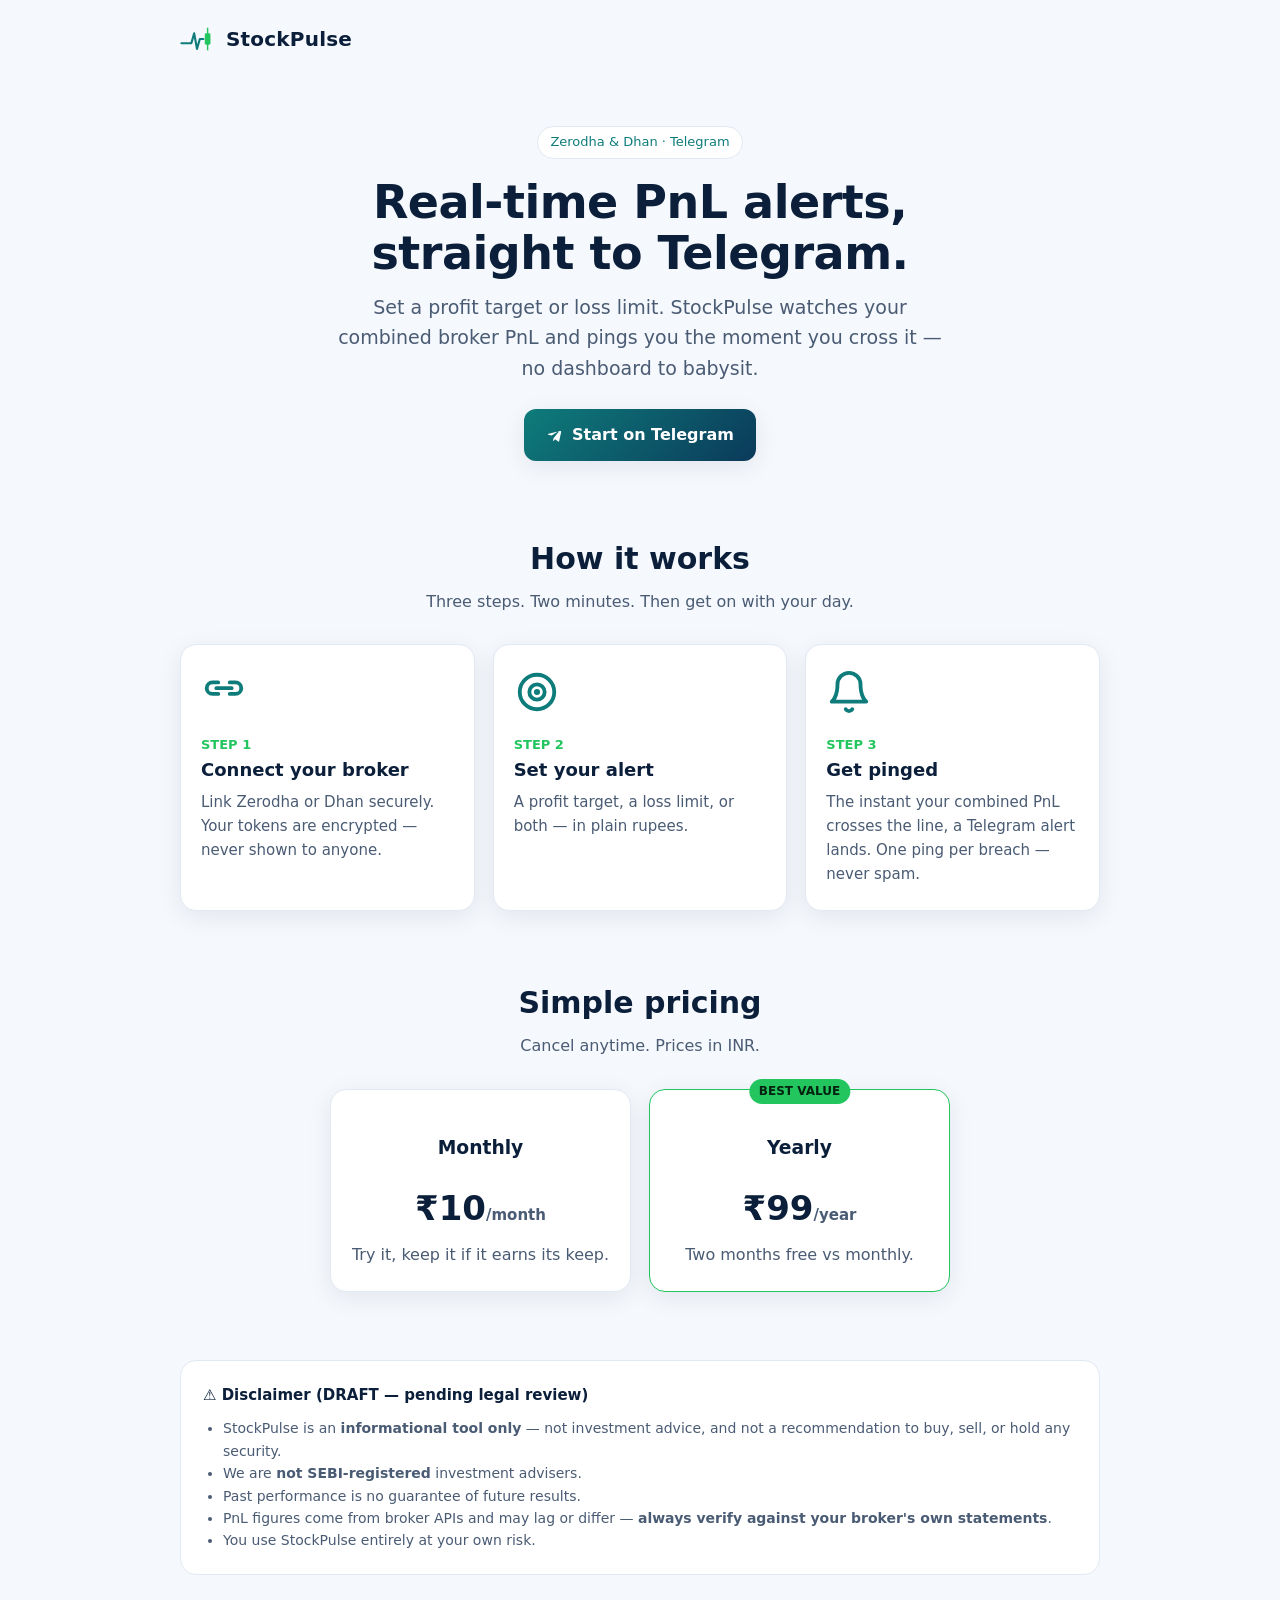
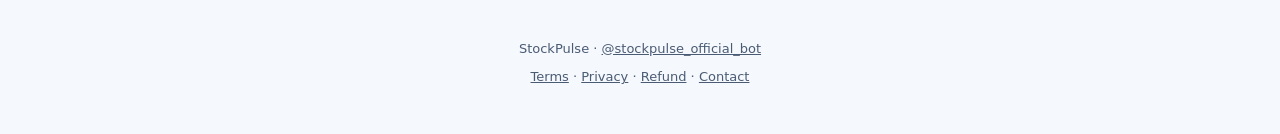
<file: brand/onboarding-page/index.html>
<!doctype html>
<html lang="en">
<head>
<meta charset="utf-8">
<meta name="viewport" content="width=device-width, initial-scale=1">
<title>StockPulse — Real-time PnL alerts on Telegram</title>
<style>
  :root{
    --bg:#f5f8fc; --surface:#ffffff; --ink:#0b1f3a; --muted:#4a5b74;
    --line:#e2e9f2; --brand:#0e7c7b; --brand2:#0b3a5a; --accent:#22c55e;
    --shadow:0 6px 24px rgba(11,31,58,.08);
  }
  @media (prefers-color-scheme: dark){
    :root{
      --bg:#0a1526; --surface:#0f1e33; --ink:#eaf1fb; --muted:#9db0cc;
      --line:#1d3350; --brand:#2dd4bf; --brand2:#38bdf8; --accent:#4ade80;
      --shadow:0 8px 30px rgba(0,0,0,.35);
    }
  }
  *{box-sizing:border-box}
  html,body{margin:0}
  body{
    font:16px/1.6 system-ui,-apple-system,"Segoe UI",Roboto,Helvetica,Arial,sans-serif;
    background:var(--bg); color:var(--ink);
    -webkit-font-smoothing:antialiased;
  }
  .wrap{max-width:960px;margin:0 auto;padding:0 20px}
  a{color:inherit}
  .btn{
    display:inline-flex;align-items:center;gap:8px;
    background:linear-gradient(135deg,var(--brand),var(--brand2));
    color:#fff;text-decoration:none;font-weight:600;
    padding:13px 22px;border-radius:12px;box-shadow:var(--shadow);
    transition:transform .12s ease, filter .12s ease;
  }
  .btn:hover{transform:translateY(-1px);filter:brightness(1.06)}

  /* header / hero */
  header{padding:22px 0}
  .brandrow{display:flex;align-items:center;gap:12px}
  .brandrow .name{font-weight:800;font-size:20px;letter-spacing:.2px}
  .hero{text-align:center;padding:48px 0 40px}
  .hero h1{font-size:clamp(28px,5vw,46px);line-height:1.12;margin:18px 0 12px;letter-spacing:-.5px}
  .hero p{color:var(--muted);font-size:clamp(16px,2.4vw,19px);max-width:620px;margin:0 auto 26px}
  .pill{display:inline-block;font-size:13px;color:var(--brand);
    border:1px solid var(--line);border-radius:999px;padding:5px 12px;background:var(--surface)}

  /* sections */
  section{padding:34px 0}
  h2{font-size:clamp(22px,3.4vw,30px);margin:0 0 6px;text-align:center}
  .sub{color:var(--muted);text-align:center;margin:0 auto 30px;max-width:560px}

  .steps{display:grid;grid-template-columns:repeat(3,1fr);gap:18px}
  .card{background:var(--surface);border:1px solid var(--line);border-radius:16px;
    padding:24px 20px;box-shadow:var(--shadow)}
  .step .ic{width:46px;height:46px;margin-bottom:12px;color:var(--brand)}
  .step h3{margin:0 0 6px;font-size:18px}
  .step p{margin:0;color:var(--muted);font-size:15px}
  .stepnum{font-size:13px;font-weight:700;color:var(--accent)}

  .plans{display:grid;grid-template-columns:repeat(2,1fr);gap:18px;max-width:620px;margin:0 auto}
  .plan{position:relative;text-align:center}
  .plan .price{font-size:34px;font-weight:800;margin:6px 0}
  .plan .price small{font-size:15px;font-weight:600;color:var(--muted)}
  .plan .tag{position:absolute;top:-11px;left:50%;transform:translateX(-50%);
    background:var(--accent);color:#04220f;font-size:12px;font-weight:700;
    padding:3px 10px;border-radius:999px}
  .plan.best{border-color:var(--accent)}

  .disc{background:var(--surface);border:1px solid var(--line);border-radius:16px;
    padding:22px;color:var(--muted);font-size:14px}
  .disc h3{color:var(--ink);font-size:15px;margin:0 0 10px}
  .disc ul{margin:0;padding-left:20px}

  footer{text-align:center;color:var(--muted);font-size:13px;padding:30px 0 46px}

  @media (max-width:640px){
    .steps{grid-template-columns:1fr}
    .plans{grid-template-columns:1fr}
  }
</style>
</head>
<body>
<div class="wrap">

  <header class="brandrow" aria-label="StockPulse">
    <!-- pulse -> candlestick mark -->
    <svg width="34" height="34" viewBox="0 0 48 48" fill="none" aria-hidden="true">
      <path d="M2 30 H12 L16 30 L20 16 L24 38 L28 24 H33" stroke="var(--brand)" stroke-width="3"
            stroke-linecap="round" stroke-linejoin="round"/>
      <line x1="39" y1="8" x2="39" y2="40" stroke="var(--accent)" stroke-width="2"/>
      <rect x="35" y="16" width="8" height="16" rx="2" fill="var(--accent)"/>
    </svg>
    <span class="name">StockPulse</span>
  </header>

  <section class="hero">
    <span class="pill">Zerodha &amp; Dhan · Telegram</span>
    <h1>Real-time PnL alerts,<br>straight to Telegram.</h1>
    <p>Set a profit target or loss limit. StockPulse watches your combined broker
       PnL and pings you the moment you cross it — no dashboard to babysit.</p>
    <a class="btn" href="https://t.me/stockpulse_official_bot">
      <svg width="18" height="18" viewBox="0 0 24 24" fill="currentColor" aria-hidden="true">
        <path d="M9.8 16.6 9.6 20c.4 0 .6-.2.8-.4l1.9-1.8 3.9 2.9c.7.4 1.2.2 1.4-.7l2.6-12.1c.2-1-.4-1.4-1.1-1.2L3.4 10.3c-1 .4-1 .9-.2 1.2l4.2 1.3 9.7-6.1c.5-.3.9-.1.5.2z"/>
      </svg>
      Start on Telegram
    </a>
  </section>

  <section>
    <h2>How it works</h2>
    <p class="sub">Three steps. Two minutes. Then get on with your day.</p>
    <div class="steps">
      <div class="card step">
        <svg class="ic" viewBox="0 0 24 24" fill="none" stroke="currentColor" stroke-width="2" stroke-linecap="round" stroke-linejoin="round"><path d="M9 7H6a3 3 0 0 0 0 6h3M15 7h3a3 3 0 0 1 0 6h-3M8 10h8"/></svg>
        <div class="stepnum">STEP 1</div>
        <h3>Connect your broker</h3>
        <p>Link Zerodha or Dhan securely. Your tokens are encrypted — never shown to anyone.</p>
      </div>
      <div class="card step">
        <svg class="ic" viewBox="0 0 24 24" fill="none" stroke="currentColor" stroke-width="2" stroke-linecap="round" stroke-linejoin="round"><circle cx="12" cy="12" r="9"/><circle cx="12" cy="12" r="4"/><circle cx="12" cy="12" r="0.6" fill="currentColor"/></svg>
        <div class="stepnum">STEP 2</div>
        <h3>Set your alert</h3>
        <p>A profit target, a loss limit, or both — in plain rupees.</p>
      </div>
      <div class="card step">
        <svg class="ic" viewBox="0 0 24 24" fill="none" stroke="currentColor" stroke-width="2" stroke-linecap="round" stroke-linejoin="round"><path d="M18 8a6 6 0 0 0-12 0c0 7-3 9-3 9h18s-3-2-3-9"/><path d="M13.7 21a2 2 0 0 1-3.4 0"/></svg>
        <div class="stepnum">STEP 3</div>
        <h3>Get pinged</h3>
        <p>The instant your combined PnL crosses the line, a Telegram alert lands. One ping per breach — never spam.</p>
      </div>
    </div>
  </section>

  <section>
    <h2>Simple pricing</h2>
    <p class="sub">Cancel anytime. Prices in INR.</p>
    <div class="plans">
      <div class="card plan">
        <h3>Monthly</h3>
        <div class="price">₹10<small>/month</small></div>
        <p class="sub" style="margin:0">Try it, keep it if it earns its keep.</p>
      </div>
      <div class="card plan best">
        <span class="tag">BEST VALUE</span>
        <h3>Yearly</h3>
        <div class="price">₹99<small>/year</small></div>
        <p class="sub" style="margin:0">Two months free vs monthly.</p>
      </div>
    </div>
  </section>

  <section>
    <div class="disc">
      <h3>⚠️ Disclaimer (DRAFT — pending legal review)</h3>
      <ul>
        <li>StockPulse is an <strong>informational tool only</strong> — not investment advice, and not a recommendation to buy, sell, or hold any security.</li>
        <li>We are <strong>not SEBI-registered</strong> investment advisers.</li>
        <li>Past performance is no guarantee of future results.</li>
        <li>PnL figures come from broker APIs and may lag or differ — <strong>always verify against your broker's own statements</strong>.</li>
        <li>You use StockPulse entirely at your own risk.</li>
      </ul>
    </div>
  </section>

  <footer>
    <div>StockPulse · <a href="https://t.me/stockpulse_official_bot">@stockpulse_official_bot</a></div>
    <div style="margin-top:8px;font-size:13px">
      <a href="terms.html">Terms</a> ·
      <a href="privacy.html">Privacy</a> ·
      <a href="refund.html">Refund</a> ·
      <a href="contact.html">Contact</a>
    </div>
  </footer>

</div>
</body>
</html>
</file>
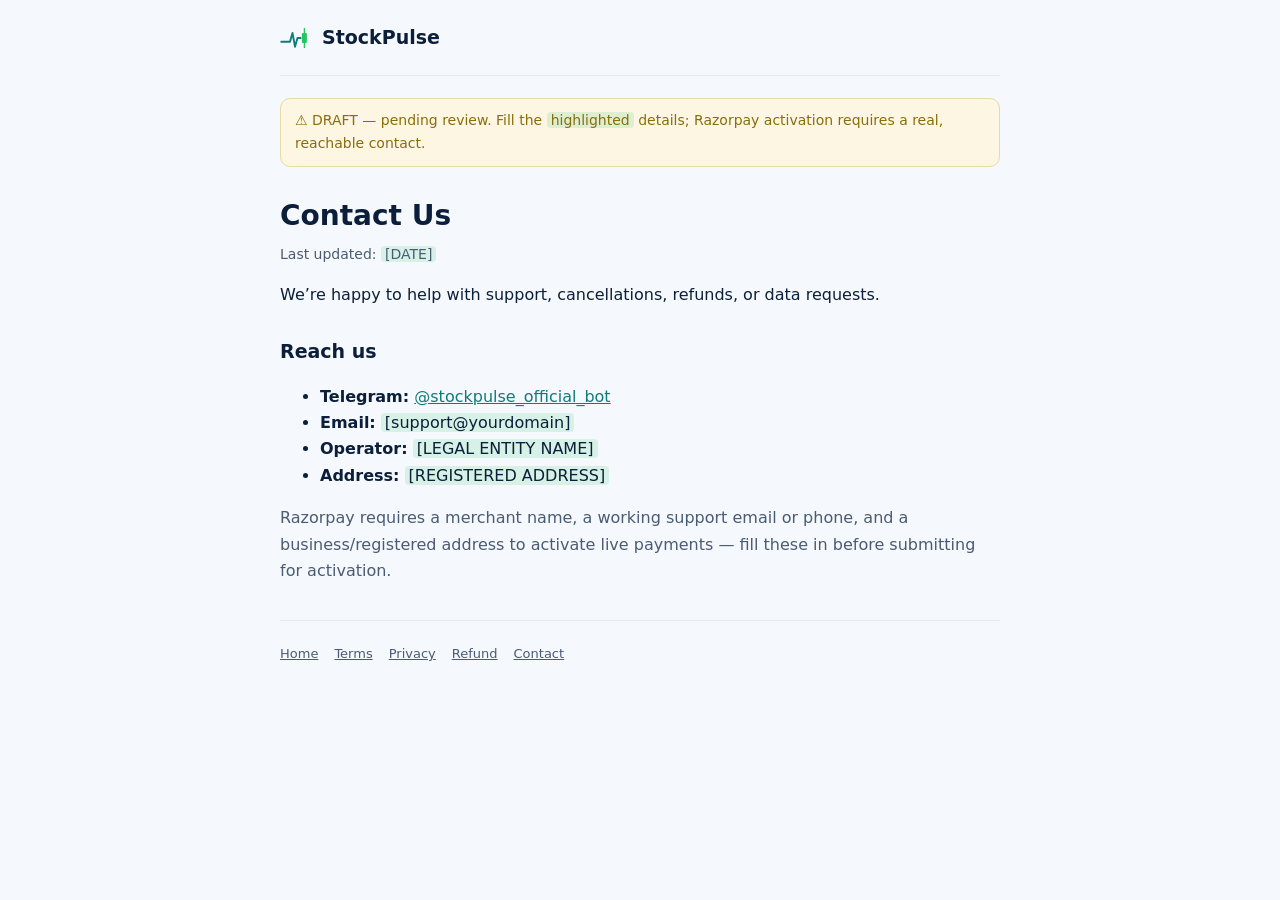
<file: brand/onboarding-page/contact.html>
<!doctype html>
<html lang="en">
<head>
<meta charset="utf-8">
<meta name="viewport" content="width=device-width, initial-scale=1">
<title>Contact — StockPulse</title>
<link rel="stylesheet" href="style.css">
</head>
<body>
<div class="wrap">
  <header>
    <svg width="30" height="30" viewBox="0 0 48 48" fill="none" aria-hidden="true">
      <path d="M2 30 H12 L16 30 L20 16 L24 38 L28 24 H33" stroke="var(--brand)" stroke-width="3" stroke-linecap="round" stroke-linejoin="round"/>
      <line x1="39" y1="8" x2="39" y2="40" stroke="var(--accent)" stroke-width="2"/>
      <rect x="35" y="16" width="8" height="16" rx="2" fill="var(--accent)"/>
    </svg>
    <span class="name">StockPulse</span>
  </header>

  <div class="draft">⚠️ DRAFT — pending review. Fill the <span class="ph">highlighted</span> details; Razorpay activation requires a real, reachable contact.</div>

  <h1>Contact Us</h1>
  <p class="updated">Last updated: <span class="ph">[DATE]</span></p>

  <p>We’re happy to help with support, cancellations, refunds, or data requests.</p>

  <h2>Reach us</h2>
  <ul>
    <li><strong>Telegram:</strong> <a href="https://t.me/stockpulse_official_bot">@stockpulse_official_bot</a></li>
    <li><strong>Email:</strong> <span class="ph">[support@yourdomain]</span></li>
    <li><strong>Operator:</strong> <span class="ph">[LEGAL ENTITY NAME]</span></li>
    <li><strong>Address:</strong> <span class="ph">[REGISTERED ADDRESS]</span></li>
  </ul>

  <p class="muted">Razorpay requires a merchant name, a working support email or
  phone, and a business/registered address to activate live payments — fill these
  in before submitting for activation.</p>

  <footer>
    <a href="index.html">Home</a><a href="terms.html">Terms</a>
    <a href="privacy.html">Privacy</a><a href="refund.html">Refund</a>
    <a href="contact.html">Contact</a>
  </footer>
</div>
</body>
</html>
</file>
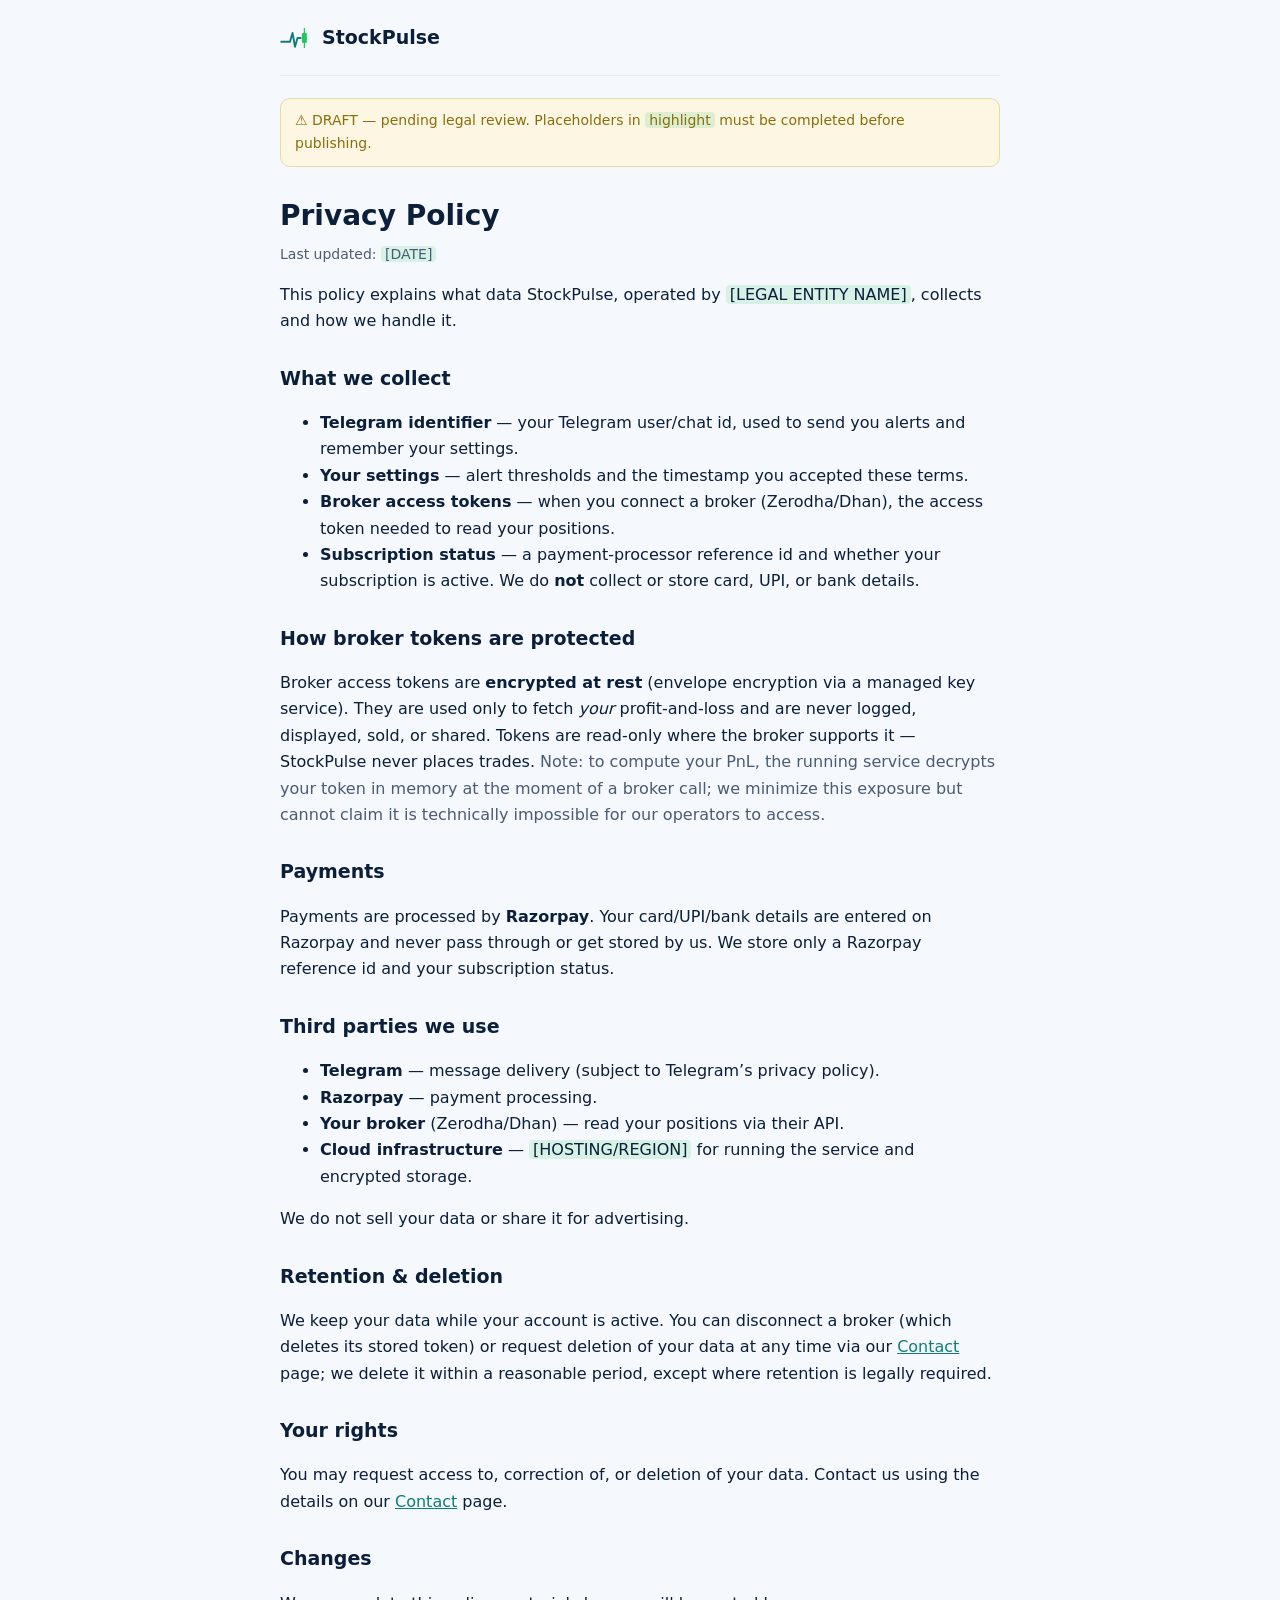
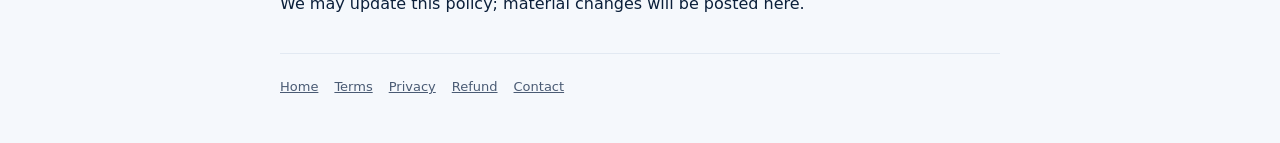
<file: brand/onboarding-page/privacy.html>
<!doctype html>
<html lang="en">
<head>
<meta charset="utf-8">
<meta name="viewport" content="width=device-width, initial-scale=1">
<title>Privacy Policy — StockPulse</title>
<link rel="stylesheet" href="style.css">
</head>
<body>
<div class="wrap">
  <header>
    <svg width="30" height="30" viewBox="0 0 48 48" fill="none" aria-hidden="true">
      <path d="M2 30 H12 L16 30 L20 16 L24 38 L28 24 H33" stroke="var(--brand)" stroke-width="3" stroke-linecap="round" stroke-linejoin="round"/>
      <line x1="39" y1="8" x2="39" y2="40" stroke="var(--accent)" stroke-width="2"/>
      <rect x="35" y="16" width="8" height="16" rx="2" fill="var(--accent)"/>
    </svg>
    <span class="name">StockPulse</span>
  </header>

  <div class="draft">⚠️ DRAFT — pending legal review. Placeholders in <span class="ph">highlight</span> must be completed before publishing.</div>

  <h1>Privacy Policy</h1>
  <p class="updated">Last updated: <span class="ph">[DATE]</span></p>

  <p>This policy explains what data StockPulse, operated by
  <span class="ph">[LEGAL ENTITY NAME]</span>, collects and how we handle it.</p>

  <h2>What we collect</h2>
  <ul>
    <li><strong>Telegram identifier</strong> — your Telegram user/chat id, used to send you alerts and remember your settings.</li>
    <li><strong>Your settings</strong> — alert thresholds and the timestamp you accepted these terms.</li>
    <li><strong>Broker access tokens</strong> — when you connect a broker (Zerodha/Dhan), the access token needed to read your positions.</li>
    <li><strong>Subscription status</strong> — a payment-processor reference id and whether your subscription is active. We do <strong>not</strong> collect or store card, UPI, or bank details.</li>
  </ul>

  <h2>How broker tokens are protected</h2>
  <p>Broker access tokens are <strong>encrypted at rest</strong> (envelope
  encryption via a managed key service). They are used only to fetch <em>your</em>
  profit-and-loss and are never logged, displayed, sold, or shared. Tokens are
  read-only where the broker supports it — StockPulse never places trades.
  <span class="muted">Note: to compute your PnL, the running service decrypts your
  token in memory at the moment of a broker call; we minimize this exposure but
  cannot claim it is technically impossible for our operators to access.</span></p>

  <h2>Payments</h2>
  <p>Payments are processed by <strong>Razorpay</strong>. Your card/UPI/bank
  details are entered on Razorpay and never pass through or get stored by us. We
  store only a Razorpay reference id and your subscription status.</p>

  <h2>Third parties we use</h2>
  <ul>
    <li><strong>Telegram</strong> — message delivery (subject to Telegram’s privacy policy).</li>
    <li><strong>Razorpay</strong> — payment processing.</li>
    <li><strong>Your broker</strong> (Zerodha/Dhan) — read your positions via their API.</li>
    <li><strong>Cloud infrastructure</strong> — <span class="ph">[HOSTING/REGION]</span> for running the service and encrypted storage.</li>
  </ul>
  <p>We do not sell your data or share it for advertising.</p>

  <h2>Retention &amp; deletion</h2>
  <p>We keep your data while your account is active. You can disconnect a broker
  (which deletes its stored token) or request deletion of your data at any time
  via our <a href="contact.html">Contact</a> page; we delete it within a
  reasonable period, except where retention is legally required.</p>

  <h2>Your rights</h2>
  <p>You may request access to, correction of, or deletion of your data. Contact
  us using the details on our <a href="contact.html">Contact</a> page.</p>

  <h2>Changes</h2>
  <p>We may update this policy; material changes will be posted here.</p>

  <footer>
    <a href="index.html">Home</a><a href="terms.html">Terms</a>
    <a href="privacy.html">Privacy</a><a href="refund.html">Refund</a>
    <a href="contact.html">Contact</a>
  </footer>
</div>
</body>
</html>
</file>
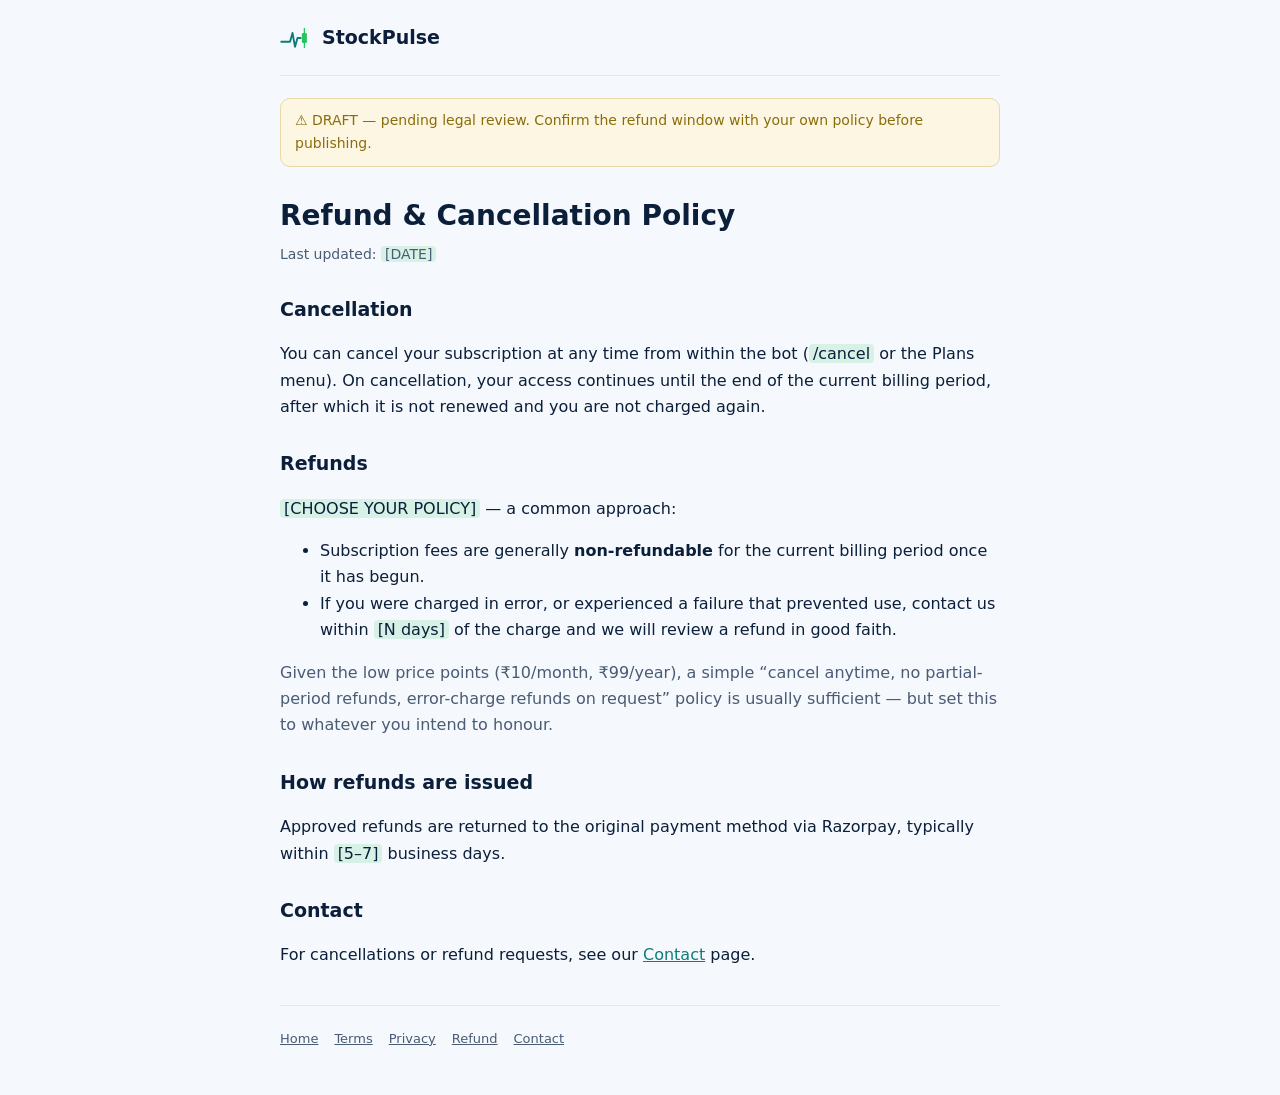
<file: brand/onboarding-page/refund.html>
<!doctype html>
<html lang="en">
<head>
<meta charset="utf-8">
<meta name="viewport" content="width=device-width, initial-scale=1">
<title>Refund &amp; Cancellation Policy — StockPulse</title>
<link rel="stylesheet" href="style.css">
</head>
<body>
<div class="wrap">
  <header>
    <svg width="30" height="30" viewBox="0 0 48 48" fill="none" aria-hidden="true">
      <path d="M2 30 H12 L16 30 L20 16 L24 38 L28 24 H33" stroke="var(--brand)" stroke-width="3" stroke-linecap="round" stroke-linejoin="round"/>
      <line x1="39" y1="8" x2="39" y2="40" stroke="var(--accent)" stroke-width="2"/>
      <rect x="35" y="16" width="8" height="16" rx="2" fill="var(--accent)"/>
    </svg>
    <span class="name">StockPulse</span>
  </header>

  <div class="draft">⚠️ DRAFT — pending legal review. Confirm the refund window with your own policy before publishing.</div>

  <h1>Refund &amp; Cancellation Policy</h1>
  <p class="updated">Last updated: <span class="ph">[DATE]</span></p>

  <h2>Cancellation</h2>
  <p>You can cancel your subscription at any time from within the bot
  (<span class="ph">/cancel</span> or the Plans menu). On cancellation, your
  access continues until the end of the current billing period, after which it
  is not renewed and you are not charged again.</p>

  <h2>Refunds</h2>
  <p><span class="ph">[CHOOSE YOUR POLICY]</span> — a common approach:</p>
  <ul>
    <li>Subscription fees are generally <strong>non-refundable</strong> for the
    current billing period once it has begun.</li>
    <li>If you were charged in error, or experienced a failure that prevented use,
    contact us within <span class="ph">[N days]</span> of the charge and we will
    review a refund in good faith.</li>
  </ul>
  <p class="muted">Given the low price points (₹10/month, ₹99/year), a simple
  “cancel anytime, no partial-period refunds, error-charge refunds on request”
  policy is usually sufficient — but set this to whatever you intend to honour.</p>

  <h2>How refunds are issued</h2>
  <p>Approved refunds are returned to the original payment method via Razorpay,
  typically within <span class="ph">[5–7]</span> business days.</p>

  <h2>Contact</h2>
  <p>For cancellations or refund requests, see our
  <a href="contact.html">Contact</a> page.</p>

  <footer>
    <a href="index.html">Home</a><a href="terms.html">Terms</a>
    <a href="privacy.html">Privacy</a><a href="refund.html">Refund</a>
    <a href="contact.html">Contact</a>
  </footer>
</div>
</body>
</html>
</file>
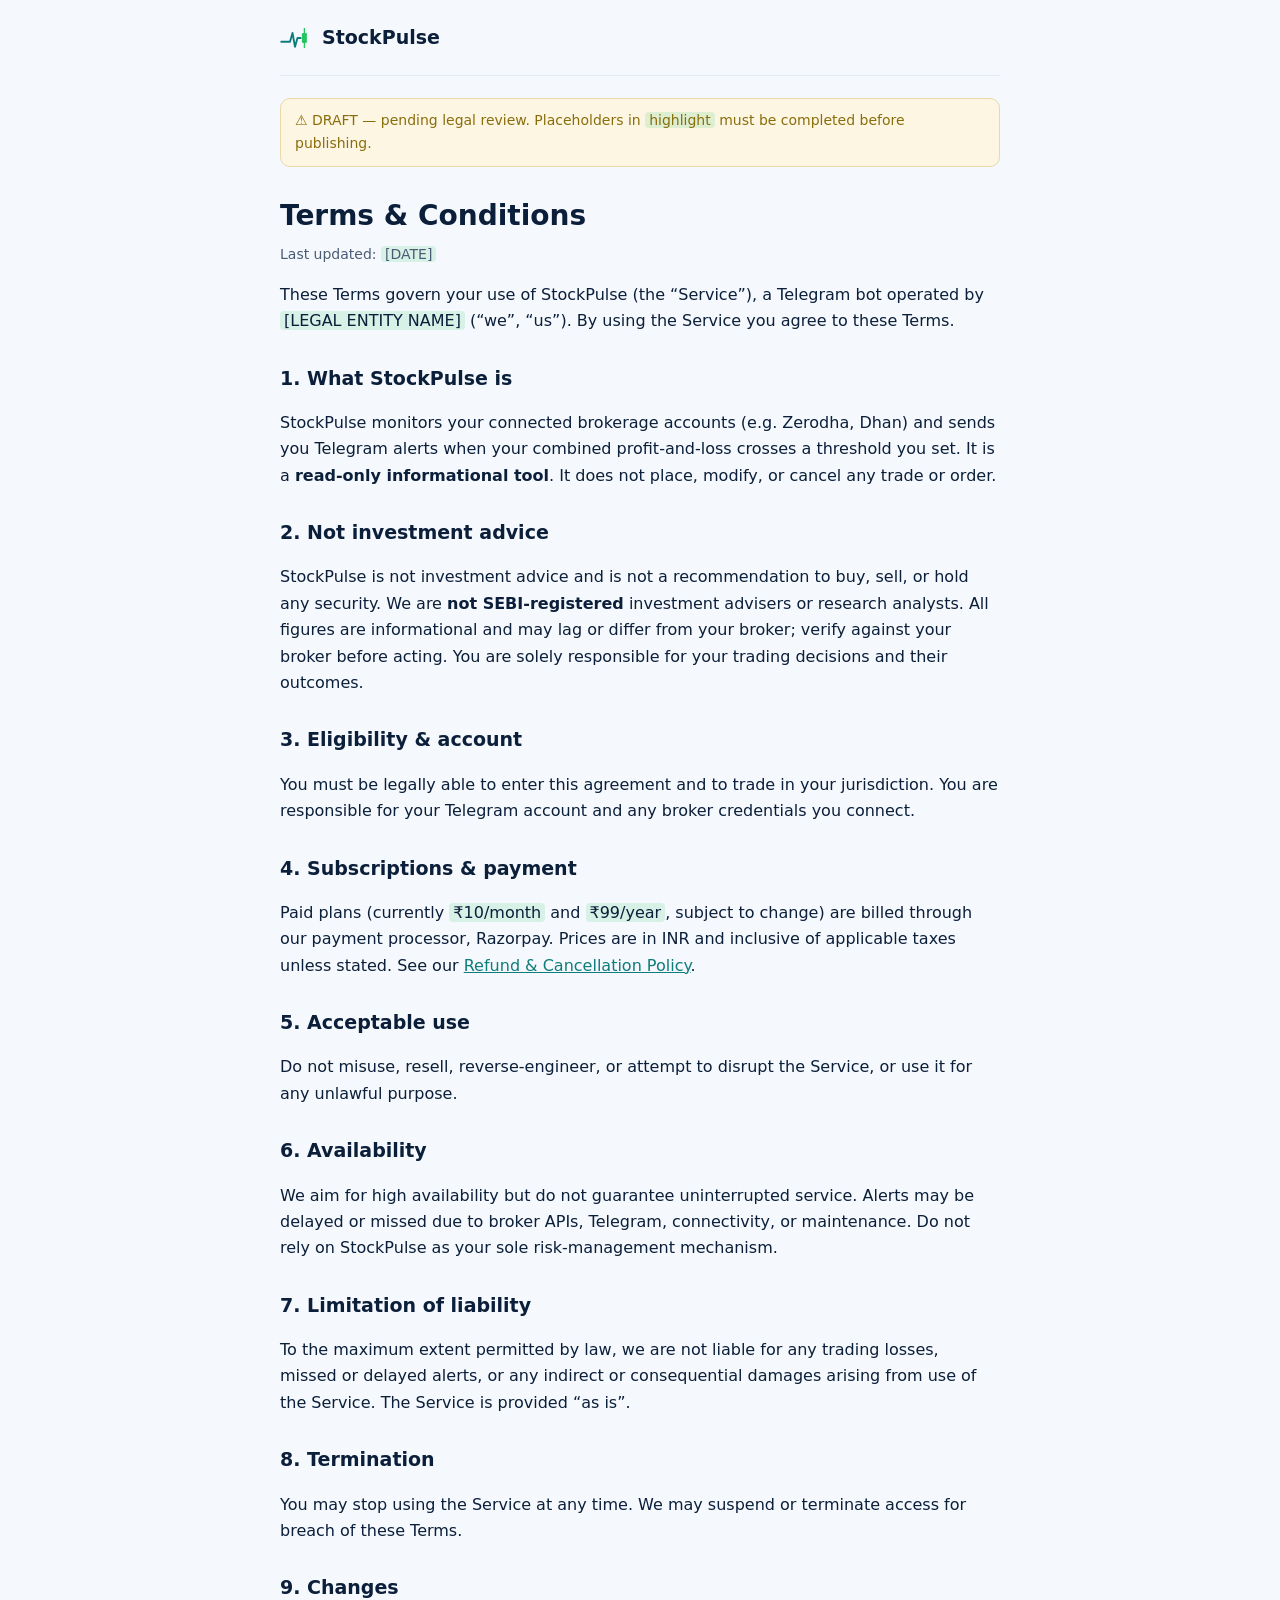
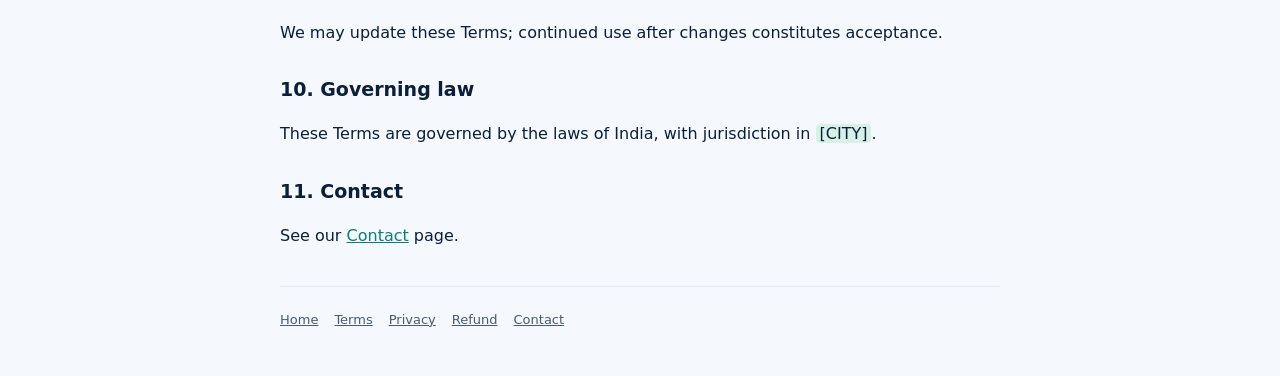
<file: brand/onboarding-page/terms.html>
<!doctype html>
<html lang="en">
<head>
<meta charset="utf-8">
<meta name="viewport" content="width=device-width, initial-scale=1">
<title>Terms &amp; Conditions — StockPulse</title>
<link rel="stylesheet" href="style.css">
</head>
<body>
<div class="wrap">
  <header>
    <svg width="30" height="30" viewBox="0 0 48 48" fill="none" aria-hidden="true">
      <path d="M2 30 H12 L16 30 L20 16 L24 38 L28 24 H33" stroke="var(--brand)" stroke-width="3" stroke-linecap="round" stroke-linejoin="round"/>
      <line x1="39" y1="8" x2="39" y2="40" stroke="var(--accent)" stroke-width="2"/>
      <rect x="35" y="16" width="8" height="16" rx="2" fill="var(--accent)"/>
    </svg>
    <span class="name">StockPulse</span>
  </header>

  <div class="draft">⚠️ DRAFT — pending legal review. Placeholders in <span class="ph">highlight</span> must be completed before publishing.</div>

  <h1>Terms &amp; Conditions</h1>
  <p class="updated">Last updated: <span class="ph">[DATE]</span></p>

  <p>These Terms govern your use of StockPulse (the “Service”), a Telegram bot
  operated by <span class="ph">[LEGAL ENTITY NAME]</span> (“we”, “us”). By using
  the Service you agree to these Terms.</p>

  <h2>1. What StockPulse is</h2>
  <p>StockPulse monitors your connected brokerage accounts (e.g. Zerodha, Dhan)
  and sends you Telegram alerts when your combined profit-and-loss crosses a
  threshold you set. It is a <strong>read-only informational tool</strong>. It
  does not place, modify, or cancel any trade or order.</p>

  <h2>2. Not investment advice</h2>
  <p>StockPulse is not investment advice and is not a recommendation to buy, sell,
  or hold any security. We are <strong>not SEBI-registered</strong> investment
  advisers or research analysts. All figures are informational and may lag or
  differ from your broker; verify against your broker before acting. You are
  solely responsible for your trading decisions and their outcomes.</p>

  <h2>3. Eligibility &amp; account</h2>
  <p>You must be legally able to enter this agreement and to trade in your
  jurisdiction. You are responsible for your Telegram account and any broker
  credentials you connect.</p>

  <h2>4. Subscriptions &amp; payment</h2>
  <p>Paid plans (currently <span class="ph">₹10/month</span> and
  <span class="ph">₹99/year</span>, subject to change) are billed through our
  payment processor, Razorpay. Prices are in INR and inclusive of applicable
  taxes unless stated. See our <a href="refund.html">Refund &amp; Cancellation
  Policy</a>.</p>

  <h2>5. Acceptable use</h2>
  <p>Do not misuse, resell, reverse-engineer, or attempt to disrupt the Service,
  or use it for any unlawful purpose.</p>

  <h2>6. Availability</h2>
  <p>We aim for high availability but do not guarantee uninterrupted service.
  Alerts may be delayed or missed due to broker APIs, Telegram, connectivity, or
  maintenance. Do not rely on StockPulse as your sole risk-management mechanism.</p>

  <h2>7. Limitation of liability</h2>
  <p>To the maximum extent permitted by law, we are not liable for any trading
  losses, missed or delayed alerts, or any indirect or consequential damages
  arising from use of the Service. The Service is provided “as is”.</p>

  <h2>8. Termination</h2>
  <p>You may stop using the Service at any time. We may suspend or terminate access
  for breach of these Terms.</p>

  <h2>9. Changes</h2>
  <p>We may update these Terms; continued use after changes constitutes acceptance.</p>

  <h2>10. Governing law</h2>
  <p>These Terms are governed by the laws of India, with jurisdiction in
  <span class="ph">[CITY]</span>.</p>

  <h2>11. Contact</h2>
  <p>See our <a href="contact.html">Contact</a> page.</p>

  <footer>
    <a href="index.html">Home</a><a href="terms.html">Terms</a>
    <a href="privacy.html">Privacy</a><a href="refund.html">Refund</a>
    <a href="contact.html">Contact</a>
  </footer>
</div>
</body>
</html>
</file>
<file: brand/onboarding-page/style.css>
/* Shared styles for StockPulse policy pages */
:root{
  --bg:#f5f8fc; --surface:#ffffff; --ink:#0b1f3a; --muted:#4a5b74;
  --line:#e2e9f2; --brand:#0e7c7b; --brand2:#0b3a5a; --accent:#22c55e;
}
@media (prefers-color-scheme: dark){
  :root{
    --bg:#0a1526; --surface:#0f1e33; --ink:#eaf1fb; --muted:#9db0cc;
    --line:#1d3350; --brand:#2dd4bf; --brand2:#38bdf8; --accent:#4ade80;
  }
}
*{box-sizing:border-box}
html,body{margin:0}
body{
  font:16px/1.65 system-ui,-apple-system,"Segoe UI",Roboto,Helvetica,Arial,sans-serif;
  background:var(--bg); color:var(--ink); -webkit-font-smoothing:antialiased;
}
.wrap{max-width:760px;margin:0 auto;padding:0 20px}
a{color:var(--brand)}
header{display:flex;align-items:center;gap:12px;padding:22px 0;border-bottom:1px solid var(--line)}
header .name{font-weight:800;font-size:19px}
.draft{background:#fdf6e3;border:1px solid #e8d9a8;color:#8a6d0b;border-radius:10px;
  padding:10px 14px;font-size:14px;margin:22px 0}
@media (prefers-color-scheme: dark){
  .draft{background:#2a2410;border-color:#5a4c1a;color:#e8cf7a}
}
h1{font-size:28px;margin:26px 0 4px}
.updated{color:var(--muted);font-size:14px;margin:0 0 8px}
h2{font-size:19px;margin:28px 0 6px}
p,li{color:var(--ink)}
.muted{color:var(--muted)}
.ph{background:rgba(34,197,94,.14);border-radius:4px;padding:0 4px;font-style:normal}
footer{border-top:1px solid var(--line);margin-top:36px;padding:22px 0 46px;
  color:var(--muted);font-size:13px;display:flex;gap:16px;flex-wrap:wrap}
footer a{color:var(--muted)}
</file>
